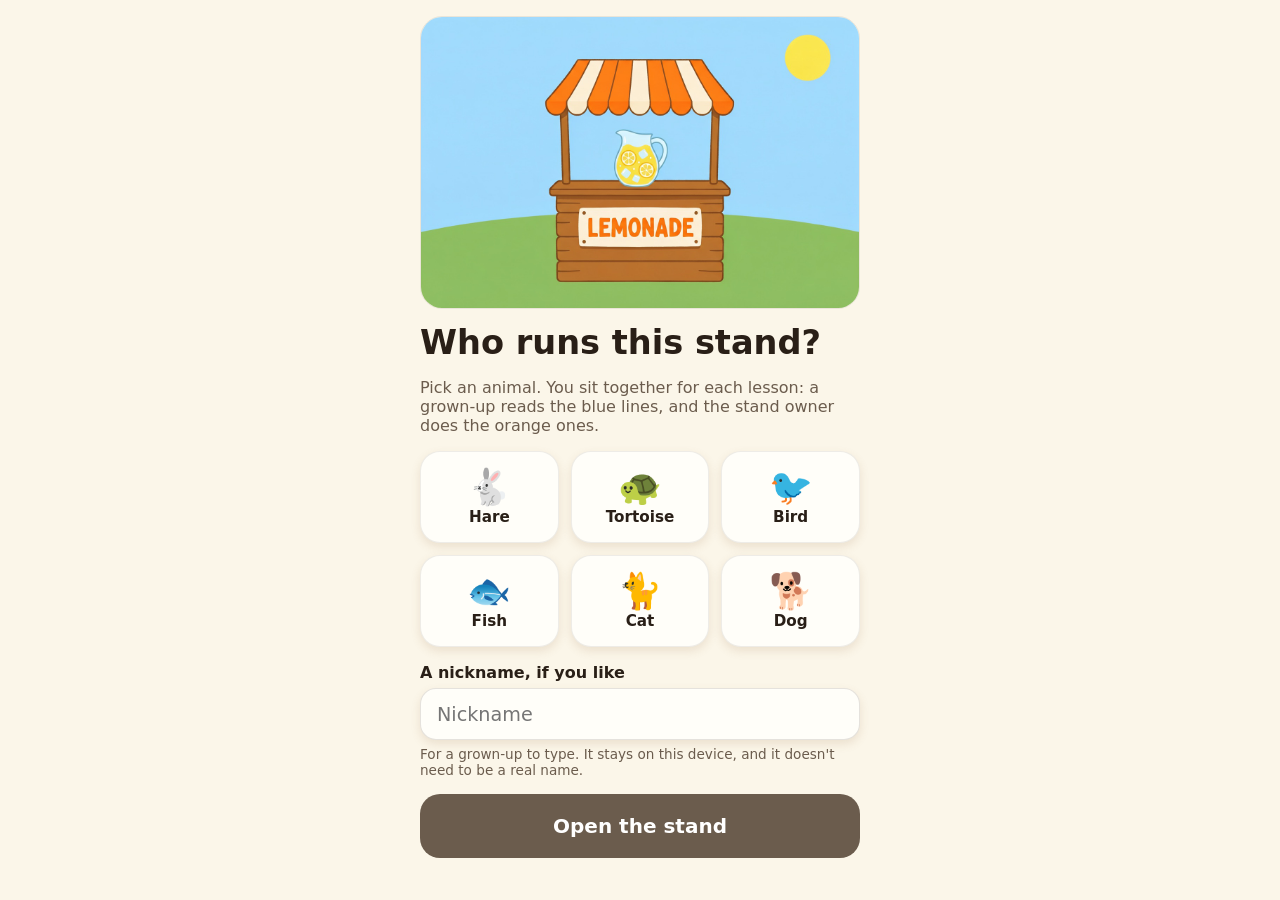
<file: index.html>
<!DOCTYPE html>
<html lang="en">
<head>
<meta charset="utf-8">
<meta name="viewport" content="width=device-width, initial-scale=1, viewport-fit=cover">
<title>Money Lab</title>
<meta name="description" content="Ten-minute money lessons a grown-up and a child do together, at the child's own lemonade stand.">
<meta name="theme-color" content="#fbf6e9">
<!-- These let the page be saved to an iPhone or iPad home screen and open like an app. -->
<meta name="apple-mobile-web-app-capable" content="yes">
<meta name="mobile-web-app-capable" content="yes">
<meta name="apple-mobile-web-app-title" content="Money Lab">
<meta name="apple-mobile-web-app-status-bar-style" content="default">
<link rel="apple-touch-icon" href="icon.png">
<link rel="icon" href="icon.png">
<link rel="stylesheet" href="styles.css">
</head>
<body>
<main id="app" aria-live="polite"></main>
<noscript>Money Lab needs JavaScript turned on.</noscript>
<script type="module" src="app.js"></script>
</body>
</html>
</file>
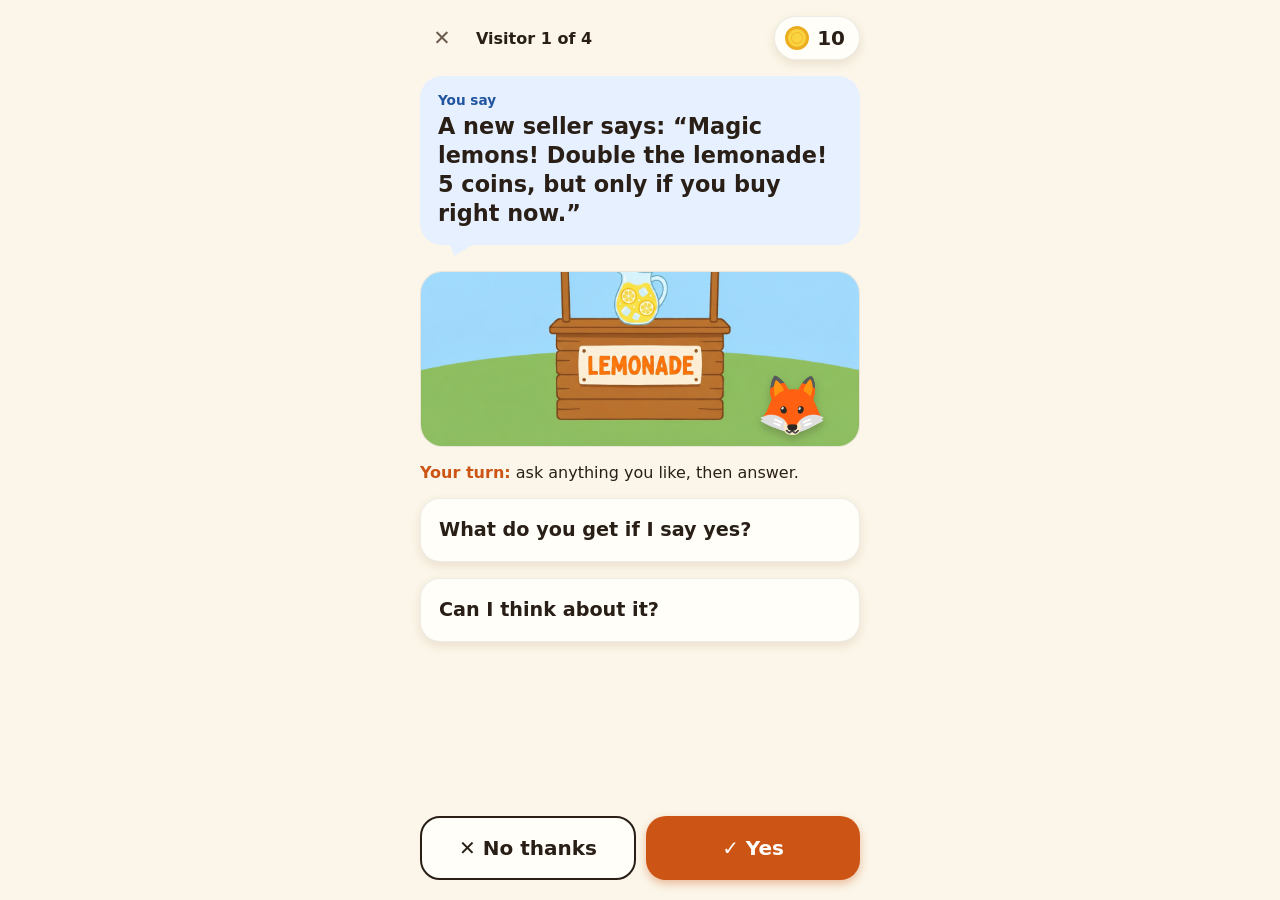
<file: judge.html>
<!DOCTYPE html>
<html lang="en">
<head>
<meta charset="utf-8">
<meta name="viewport" content="width=device-width, initial-scale=1, viewport-fit=cover">
<title>Money Lab: helper or tricker</title>
<meta name="theme-color" content="#fbf6e9">
<link rel="icon" href="icon.png">
<link rel="stylesheet" href="styles.css">
<style>
/* Only for this prototype page. */
a.close { display: grid; place-items: center; text-decoration: none; }
.stand.short { aspect-ratio: 5 / 2; }   /* a lower crop than the lessons use, so both questions fit on screen */
.visitor { position: absolute; right: 7%; bottom: 6%; font-size: 3.6rem; line-height: 1; filter: drop-shadow(0 4px 4px rgb(41 31 23 / .25)); }
.kind { display: inline-flex; align-items: center; gap: 4px; padding: 5px 12px; border-radius: 14px; font-weight: 800; font-size: .95rem; color: #fff; background: var(--good); flex-shrink: 0; }
.kind.t { background: var(--ink); }
.stand .kind { position: absolute; left: 3%; top: 5%; }
.ask { flex: none; width: 100%; }
.reply { background: var(--surface); border: 1px solid var(--line); border-radius: 6px 18px 18px 18px; padding: 10px 14px; font-size: 1.1rem; font-weight: 600; margin: -6px 0 0 18px; }
.result { font-size: 1.2rem; font-weight: 600; line-height: 1.35; }
.big.no { background: var(--surface); color: var(--ink); border: 2px solid var(--ink); box-shadow: none; }
.who-row { display: flex; align-items: center; gap: 12px; padding: 8px 0; border-top: 1px solid var(--line); font-weight: 700; }
.vface { font-size: 1.8rem; }
@media (prefers-reduced-motion: no-preference) { .visitor, .reply { animation: pop .3s cubic-bezier(.3,1.5,.5,1); } }
</style>
</head>
<body>
<main id="app" aria-live="polite"></main>
<noscript>Money Lab needs JavaScript turned on.</noscript>
<script type="module" src="judge.js"></script>
</body>
</html>
</file>
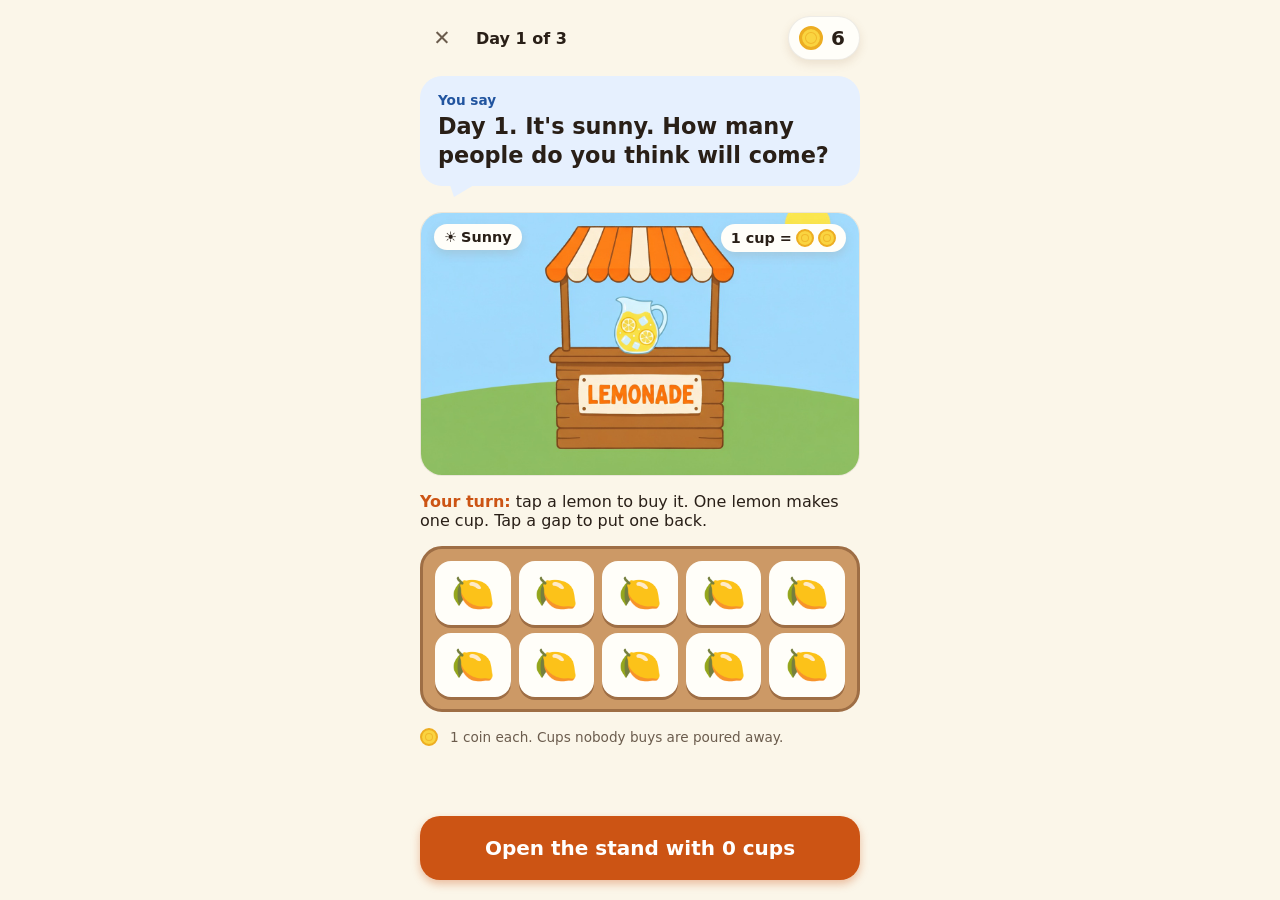
<file: play.html>
<!DOCTYPE html>
<html lang="en">
<head>
<meta charset="utf-8">
<meta name="viewport" content="width=device-width, initial-scale=1, viewport-fit=cover">
<title>Money Lab: a stand day</title>
<meta name="theme-color" content="#fbf6e9">
<link rel="icon" href="icon.png">
<link rel="stylesheet" href="styles.css">
<style>
/* Only for this prototype page. */
a.close { display: grid; place-items: center; text-decoration: none; }
.stand .tag { position: absolute; top: 4%; display: inline-flex; align-items: center; gap: 4px; padding: 5px 10px; border-radius: 14px; background: var(--surface); font-weight: 700; font-size: .9rem; box-shadow: var(--shadow); }
.stand .sky { left: 3%; max-width: 58%; } .stand .price { right: 3%; }
.queue { position: absolute; left: 2%; right: 2%; bottom: 3%; display: flex; justify-content: center; gap: 3px; }
.face { position: relative; width: 36px; height: 36px; border-radius: 50%; background: var(--surface); display: grid; place-items: center; font-size: 1.35rem; box-shadow: var(--shadow); flex-shrink: 1; min-width: 0; }
.face i { position: absolute; right: -4px; top: -8px; font-style: normal; font-size: .85rem; }
.face.missed { background: var(--line); } .face.missed > span { opacity: .55; }
.face.missed i { background: var(--ink); color: #fff; width: 16px; height: 16px; border-radius: 50%; display: grid; place-items: center; font-size: .65rem; font-weight: 800; }
.crate { display: grid; grid-template-columns: repeat(5, 1fr); gap: 8px; padding: 12px; border-radius: 22px; background: var(--wood); border: 3px solid var(--wood-deep); }
.lemon, .gone { height: 64px; border-radius: 16px; font-size: 2.2rem; display: grid; place-items: center; }
.lemon { background: var(--surface); box-shadow: 0 3px 0 var(--wood-deep); }
.lemon:disabled { opacity: .35; box-shadow: none; cursor: default; }
.gone { border: 2px dashed var(--wood-deep); color: var(--wood-deep); font-size: 1.4rem; font-weight: 800; }
.result { font-size: 1.15rem; font-weight: 600; line-height: 1.35; }
@media (prefers-reduced-motion: no-preference) { .face:last-child { animation: pop .3s cubic-bezier(.3,1.5,.5,1); } }
</style>
</head>
<body>
<main id="app" aria-live="polite"></main>
<noscript>Money Lab needs JavaScript turned on.</noscript>
<script type="module" src="play.js"></script>
</body>
</html>
</file>
<file: styles.css>
/* The "warm paper" look, matching MoneyLab/Screens/Theme.swift. */
:root {
  --bg: #fbf6e9; --surface: #fffef9; --ink: #291f17; --muted: #6b5c4d; --line: #e0d4bd;
  --parent: #21549f; --parent-soft: #e6f0fe; --child: #cc5414; --child-soft: #ffecdb;
  --good: #21784a; --lemon: #fad440; --lemon-deep: #edad21; --wood: #cc9966; --wood-deep: #9e6e45;
  --shadow: 0 4px 10px rgb(158 110 69 / .16);
  font-family: ui-rounded, "SF Pro Rounded", -apple-system, system-ui, "Helvetica Neue", Arial, sans-serif;
  color: var(--ink); background: var(--bg);
  -webkit-text-size-adjust: 100%;
}
* { box-sizing: border-box; }
html, body { margin: 0; min-height: 100%; background: var(--bg); }
body { -webkit-tap-highlight-color: transparent; overscroll-behavior-y: none; }
#app { max-width: 480px; margin: 0 auto; min-height: 100dvh; display: flex; flex-direction: column;
       padding: max(16px, env(safe-area-inset-top)) 20px max(16px, env(safe-area-inset-bottom)); gap: 16px; }
h1 { font-size: 2.1rem; font-weight: 800; margin: 0; line-height: 1.1; text-wrap: balance; }
h2 { font-size: 1.4rem; font-weight: 700; margin: 8px 0 0; }
p { margin: 0; }
button { font: inherit; color: inherit; cursor: pointer; border: none; background: none; padding: 0; touch-action: manipulation; }
button:focus-visible, input:focus-visible { outline: 3px solid var(--parent); outline-offset: 3px; }
button:active:not(:disabled) { transform: scale(.97); }
@media (prefers-reduced-motion: no-preference) { button { transition: transform .12s ease-out; } .step { animation: rise .28s ease-out; } .cup:last-child { animation: pop .3s cubic-bezier(.3,1.5,.5,1); } }
@keyframes rise { from { opacity: 0; transform: translateY(12px); } }
@keyframes pop { from { transform: scale(.2); opacity: 0; } }
::selection { background: var(--lemon); }

.muted { color: var(--muted); }
.small { font-size: .85rem; }
.surface { background: var(--surface); border-radius: 22px; box-shadow: var(--shadow); border: 1px solid rgb(41 31 23 / .08); }
.spacer { flex: 1; }
.row { display: flex; align-items: center; gap: 12px; }

.big { width: 100%; min-height: 64px; border-radius: 20px; color: #fff; font-size: 1.25rem; font-weight: 700; background: var(--parent); box-shadow: 0 4px 8px rgb(33 84 159 / .35); padding: 0 16px; }
.big.kid { background: var(--child); box-shadow: 0 4px 8px rgb(204 84 20 / .35); }
.big:disabled { background: var(--muted); box-shadow: none; cursor: default; }

.coin { display: inline-block; width: 24px; height: 24px; border-radius: 50%; background: var(--lemon); border: 3px solid var(--lemon-deep); box-shadow: inset 0 0 0 3px var(--lemon), inset 0 0 0 4px rgb(237 173 33 / .7); flex-shrink: 0; }
.coin.sm { width: 18px; height: 18px; border-width: 2px; }
.jar { display: inline-flex; align-items: center; gap: 8px; min-height: 44px; padding: 0 14px 0 10px; border-radius: 22px; font-size: 1.25rem; font-weight: 700; font-variant-numeric: tabular-nums; }

/* The stand: a picture with today's cups and anything bought placed on top, as fractions of the picture. */
.stand { position: relative; border-radius: 22px; overflow: hidden; border: 1px solid rgb(41 31 23 / .08); aspect-ratio: 3 / 2; flex-shrink: 0; }
.stand.short { aspect-ratio: 5 / 3; }   /* crops a little sky to save room on lesson steps */
.stand .pic { position: absolute; left: 0; right: 0; bottom: 0; aspect-ratio: 3 / 2; background: url(stand.jpg) center / cover; transform-origin: 50% 90%; }
.stand.bigger .pic { transform: scale(1.14); }
.stand .cups { position: absolute; left: 31%; width: 38%; top: 51.5%; height: 8.5%; display: flex; justify-content: center; align-items: flex-end; gap: 1%; }
.cup { width: 6.8%; height: 78%; background: var(--lemon); border: 1px solid var(--wood-deep); border-radius: 1px 1px 3px 3px; border-top: 3px solid rgb(255 255 255 / .8); }
.stand .sign { position: absolute; left: 9%; top: 56%; width: 12%; aspect-ratio: 4 / 3; background: var(--parent); color: #fff; border-radius: 12%; font-size: clamp(7px, 2.6vw, 12px); font-weight: 800; line-height: 1.05; display: grid; place-items: center; text-align: center; }
.stand .sign::after { content: ""; position: absolute; left: 45%; top: 100%; width: 10%; height: 130%; background: var(--wood-deep); }
.stand .bench { position: absolute; left: 78.5%; top: 73%; width: 15%; height: 3%; background: var(--wood); border-radius: 3px; }
.stand .bench::before, .stand .bench::after { content: ""; position: absolute; top: 100%; width: 8%; height: 220%; background: var(--wood-deep); }
.stand .bench::before { left: 8%; } .stand .bench::after { right: 8%; }
.stand .flag { position: absolute; left: 51.5%; top: 4%; width: .8%; height: 12%; background: var(--wood-deep); }
.stand .flag::after { content: ""; position: absolute; left: 100%; top: 0; border-left: 6vw solid var(--parent); border-left-width: clamp(14px, 6vw, 26px); border-top: 7px solid transparent; border-bottom: 7px solid transparent; }

/* Setup */
.animals { display: grid; grid-template-columns: repeat(3, 1fr); gap: 12px; }
.animal { min-height: 92px; display: flex; flex-direction: column; align-items: center; justify-content: center; gap: 4px; font-weight: 700; font-size: .95rem; border-radius: 20px; }
.animal .face { font-size: 2.2rem; line-height: 1; }
.animal[aria-pressed="true"] { background: var(--child); color: #fff; }
label { font-weight: 700; display: block; margin-bottom: 6px; }
input[type=text] { width: 100%; min-height: 52px; font: inherit; font-size: 1.2rem; color: var(--ink); padding: 0 16px; border-radius: 16px; border: 1px solid rgb(41 31 23 / .12); background: var(--surface); box-shadow: var(--shadow); }

/* Home */
.chip { display: flex; align-items: center; gap: 8px; min-height: 44px; padding: 0 14px; border-radius: 16px; font-weight: 600; font-size: .95rem; flex: 1; }
.chip .n { margin-left: auto; display: inline-flex; gap: 6px; align-items: center; font-weight: 700; }
.path { position: relative; display: flex; flex-direction: column; }
.path svg { position: absolute; inset: 0; width: 100%; height: 100%; pointer-events: none; }
.stop { height: 104px; display: flex; align-items: center; gap: 14px; position: relative; }
.node { width: 64px; height: 64px; margin: 8px; border-radius: 50%; display: grid; place-items: center; font-size: 1.5rem; font-weight: 800; flex-shrink: 0; background: var(--surface); color: var(--muted); border: 2px solid var(--line); box-shadow: 0 4px 6px rgb(158 110 69 / .14); }
.node.done { background: var(--good); color: #fff; border-color: var(--good); }
.node.next { width: 80px; height: 80px; margin: 0; background: var(--child); color: #fff; border-color: var(--child); font-size: 2rem; box-shadow: 0 4px 10px rgb(204 84 20 / .35); }
.node:disabled { cursor: default; }
.stop .t { font-weight: 700; font-size: 1.05rem; } .stop .q { color: var(--muted); font-size: .95rem; }
.stop.later .t { color: var(--muted); }
.quiet { min-height: 44px; width: 100%; color: var(--muted); font-size: .85rem; font-weight: 600; margin-top: 12px; }
dialog { border: none; border-radius: 22px; padding: 22px; max-width: 340px; color: var(--ink); background: var(--surface); box-shadow: 0 12px 40px rgb(41 31 23 / .3); }
dialog::backdrop { background: rgb(41 31 23 / .45); }
dialog p { font-size: 1.1rem; margin-bottom: 16px; }
dialog button { width: 100%; min-height: 52px; border-radius: 16px; font-weight: 700; font-size: 1.05rem; margin-top: 8px; }
dialog .danger { background: #b3261e; color: #fff; }
dialog .keep { background: var(--bg); border: 1px solid var(--line); }

/* Notebook */
.book { padding: 14px; }
.book h3 { margin: 0 0 8px; font-size: .95rem; }
.book table { width: 100%; border-collapse: collapse; text-align: center; font-variant-numeric: tabular-nums; }
.book th { font-size: .78rem; font-weight: 600; color: var(--muted); padding-bottom: 6px; }
.book td { padding: 7px 0; border-top: 1px solid var(--line); font-weight: 700; font-size: 1.05rem; }
.book td:first-child { font-weight: 400; color: var(--muted); }

/* Lesson */
.top { display: flex; align-items: center; gap: 12px; }
.close { width: 44px; height: 44px; font-size: 1.3rem; font-weight: 700; color: var(--muted); border-radius: 50%; }
.prog { flex: 1; display: flex; gap: 5px; }
.prog span { flex: 1; height: 8px; border-radius: 4px; background: var(--line); }
.prog span.done { background: var(--ink); } .prog span.now { background: var(--child); }
.step { display: flex; flex-direction: column; gap: 16px; }
.who { display: flex; align-items: center; gap: 6px; font-size: .85rem; font-weight: 700; margin-bottom: 4px; }
.who svg { width: 18px; height: 18px; }
.say { background: var(--parent-soft); border-radius: 22px; padding: 16px 18px; position: relative; margin-bottom: 10px; }
.say::after { content: ""; position: absolute; left: 30px; top: 100%; border: 12px solid transparent; border-top-color: var(--parent-soft); border-bottom: 0; border-left-width: 4px; border-right-width: 20px; margin-top: -1px; }
.say .who { color: var(--parent); }
.say p { font-size: 1.4rem; font-weight: 600; line-height: 1.3; }
.turn { background: var(--child-soft); border-radius: 22px; padding: 16px; display: flex; gap: 12px; }
.turn > svg { width: 28px; height: 28px; color: var(--child); flex-shrink: 0; margin-top: 2px; }
.turn .who { color: var(--child); margin-bottom: 2px; }
.turn p { font-size: 1.25rem; font-weight: 600; line-height: 1.3; }
.hint { color: var(--child); font-weight: 600; }
.controls { display: flex; flex-direction: column; gap: 10px; position: sticky; bottom: 0; padding: 8px 0 max(4px, env(safe-area-inset-bottom)); background: linear-gradient(transparent, var(--bg) 14px); }
.controls.tight { flex-direction: row; }
.option { flex: 1; min-height: 64px; border-radius: 20px; padding: 10px 18px; display: flex; align-items: center; justify-content: space-between; gap: 10px; font-size: 1.2rem; font-weight: 700; text-align: left; }
.controls.tight .option { justify-content: center; font-size: 2rem; padding: 8px; }
.option .cost { display: inline-flex; align-items: center; gap: 4px; font-size: 1rem; flex-shrink: 0; }
.option:disabled { background: var(--bg); color: var(--muted); box-shadow: none; cursor: default; }
.option:disabled .cost { opacity: .5; }
.dots { display: flex; justify-content: center; gap: 5px; }
.dots span { width: 9px; height: 9px; border-radius: 50%; background: var(--line); } .dots span.on { background: var(--child); }
.finish { text-align: center; align-items: stretch; }
.phrase { background: var(--lemon); border-radius: 22px; padding: 20px; }
.phrase b { display: block; font-size: 1.7rem; font-weight: 800; line-height: 1.15; margin-top: 4px; text-wrap: balance; }
</file>
